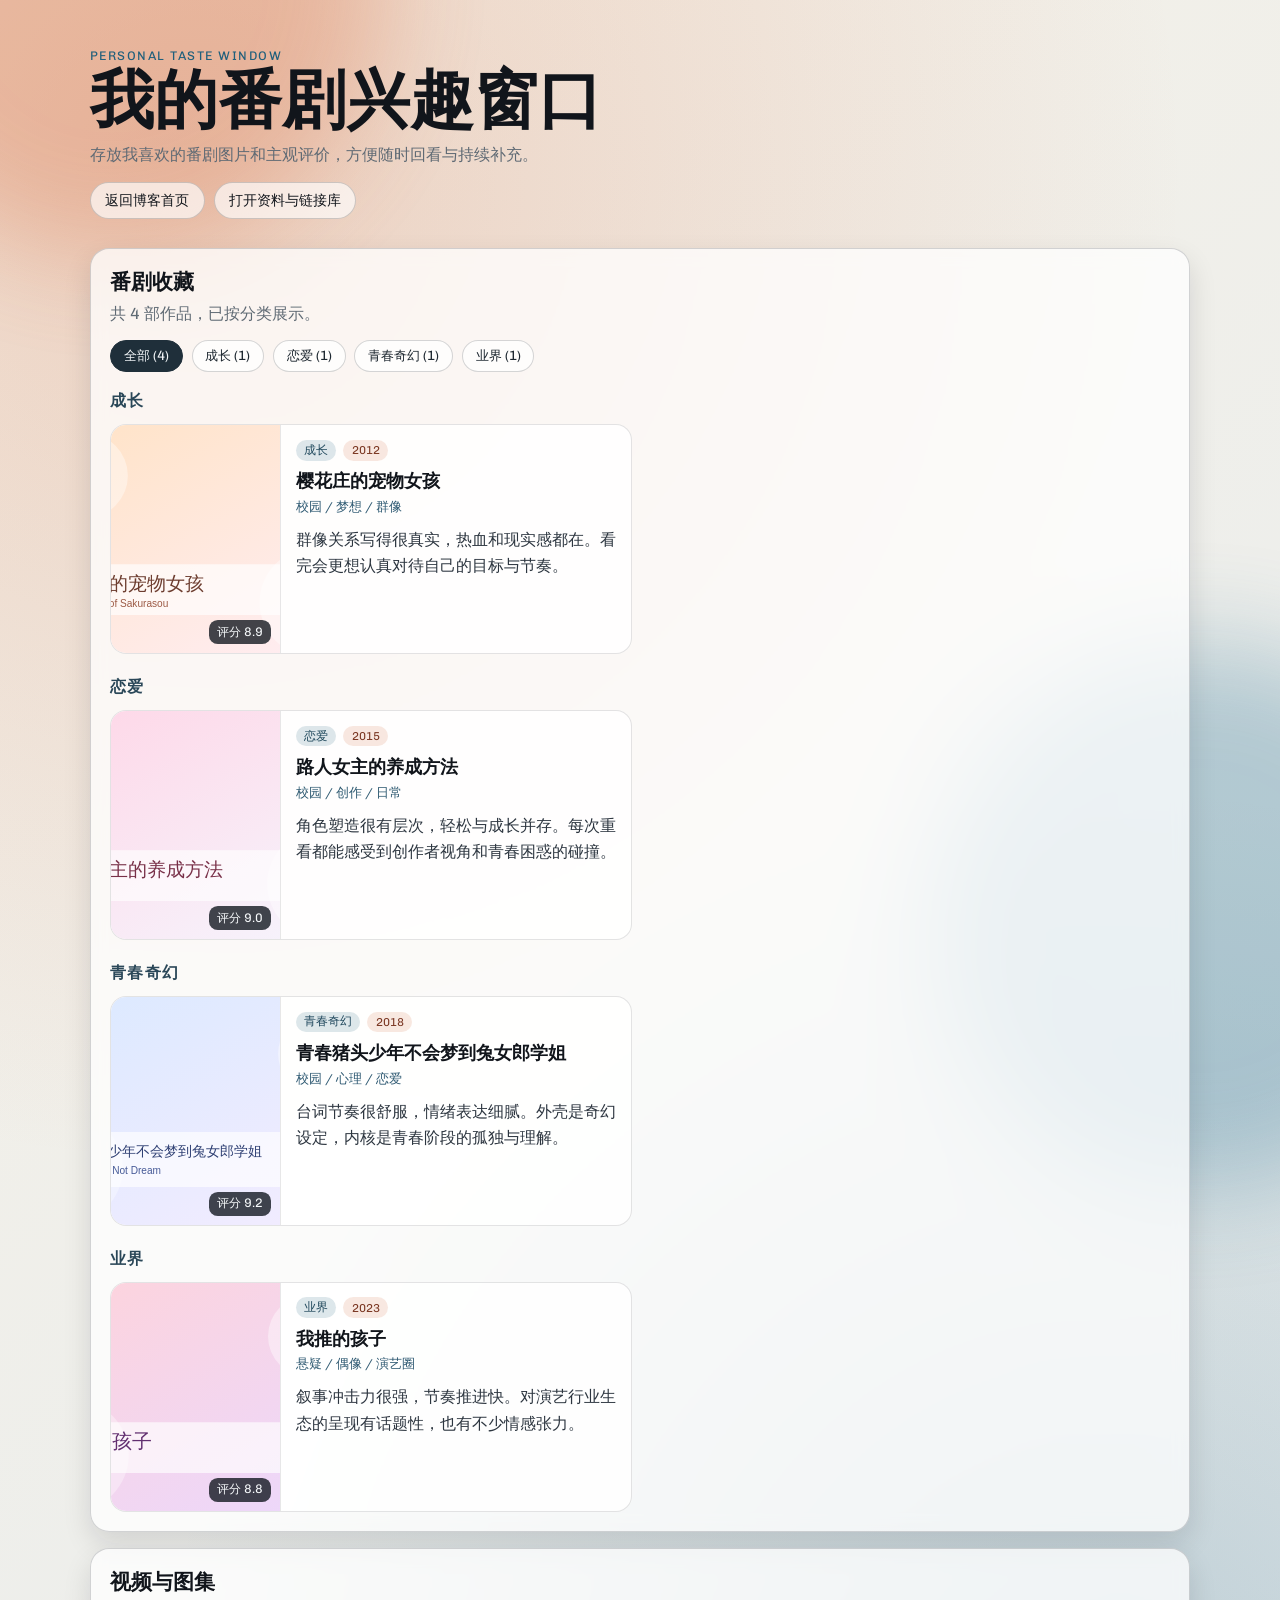
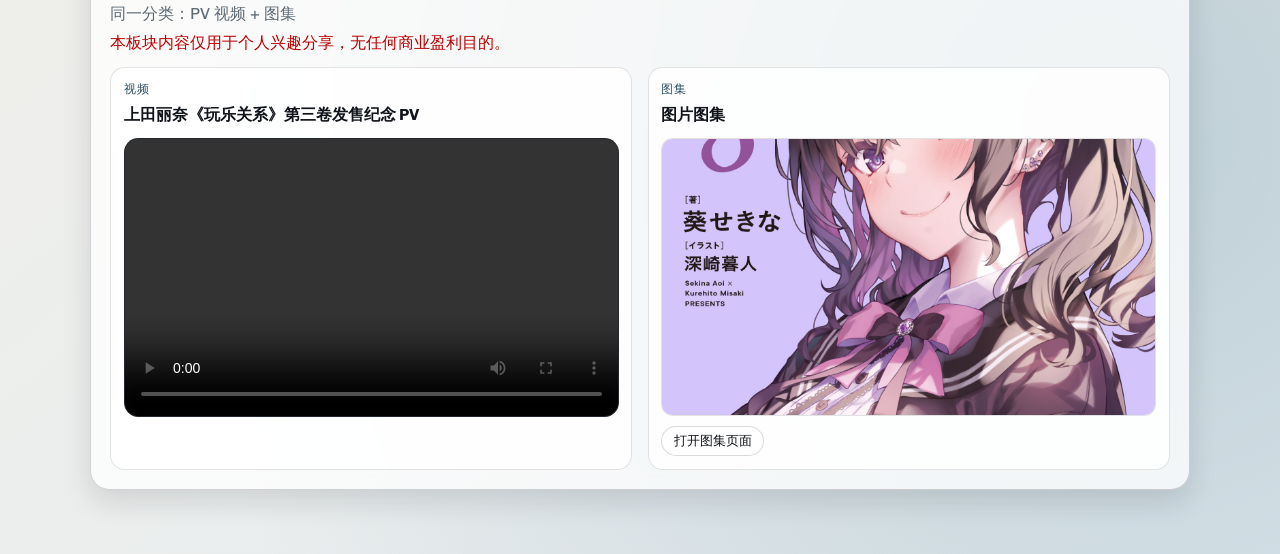
<file: interests.html>
<!DOCTYPE html>
<html lang="zh-CN">
  <head>
    <meta charset="UTF-8" />
    <meta name="viewport" content="width=device-width, initial-scale=1.0" />
    <title>个人兴趣窗口 | Signal Notes</title>
    <meta
      name="description"
      content="记录我喜欢的番剧作品，包含图片、评分与个人评价。"
    />
    <link rel="icon" type="image/jpeg" href="./img/KatoMegumi.jpg" />
    <link rel="apple-touch-icon" href="./img/KatoMegumi.jpg" />
    <link rel="preconnect" href="https://fonts.googleapis.com" />
    <link rel="preconnect" href="https://fonts.gstatic.com" crossorigin />
    <link
      href="https://fonts.googleapis.com/css2?family=Chivo:wght@400;600;800&family=Source+Serif+4:opsz,wght@8..60,400;8..60,600&display=swap"
      rel="stylesheet"
    />
    <link rel="stylesheet" href="./interests.css" />
  </head>
  <body>
    <div class="bg-shape bg-shape-a" aria-hidden="true"></div>
    <div class="bg-shape bg-shape-b" aria-hidden="true"></div>

    <header class="site-header">
      <p class="site-kicker">Personal Taste Window</p>
      <h1 class="site-title">我的番剧兴趣窗口</h1>
      <p class="site-subtitle">
        存放我喜欢的番剧图片和主观评价，方便随时回看与持续补充。
      </p>
      <div class="header-actions">
        <a class="header-link" href="./index.html">返回博客首页</a>
        <a class="header-link" href="./resources.html">打开资料与链接库</a>
      </div>
    </header>

    <main class="layout">
      <section class="panel list-panel">
        <div class="panel-head">
          <h2>番剧收藏</h2>
          <p id="listHint">正在加载 ./interests/anime.json ...</p>
        </div>
        <div id="categoryFilters" class="category-filters" aria-label="番剧分类"></div>
        <div id="animeList" class="anime-list" aria-live="polite"></div>
      </section>

      <section class="panel topic-panel" aria-labelledby="topicTitle">
        <div class="panel-head">
          <h2 id="topicTitle">视频与图集</h2>
          <p>同一分类：PV 视频 + 图集</p>
          <p style="color: #b00; font-size: 0.98em; margin-top: 0.5em;">本板块内容仅用于个人兴趣分享，无任何商业盈利目的。</p>
        </div>

        <div class="topic-grid">
          <article class="topic-card">
            <p class="topic-label">视频</p>
            <h3 class="topic-card-title">上田丽奈《玩乐关系》第三卷发售纪念 PV</h3>
            <div class="video-embed-wrap">
              <video class="video-embed" controls preload="metadata" playsinline>
                <source
                  src="./assets/anime/【上田丽奈】『玩乐关系』第三卷发售纪念PV【糖心蛋字幕组】.mp4"
                  type="video/mp4"
                />
                你的浏览器不支持 video 标签，请升级浏览器后重试。
              </video>
            </div>
          </article>

          <article class="topic-card">
            <p class="topic-label">图集</p>
            <h3 class="topic-card-title">图片图集</h3>
            <a class="gallery-link" href="./wanleguanxi-gallery.html">
              <img
                class="gallery-cover"
                src="./img/玩乐关系/微信图片_20260321184734_121_53.jpg"
                alt="玩乐关系图集封面"
                loading="lazy"
              />
              <span>打开图集页面</span>
            </a>
          </article>
        </div>
      </section>
    </main>

    <template id="animeCardTemplate">
      <article class="anime-card">
        <div class="anime-cover-wrap">
          <img class="anime-cover" alt="" loading="lazy" />
          <p class="anime-score"></p>
        </div>
        <div class="anime-body">
          <p class="anime-meta">
            <span class="anime-category"></span>
            <span class="anime-year"></span>
          </p>
          <h3 class="anime-title"></h3>
          <p class="anime-tags"></p>
          <p class="anime-review"></p>
        </div>
      </article>
    </template>

    <script src="./interests.js" defer></script>
  </body>
</html>
</file>
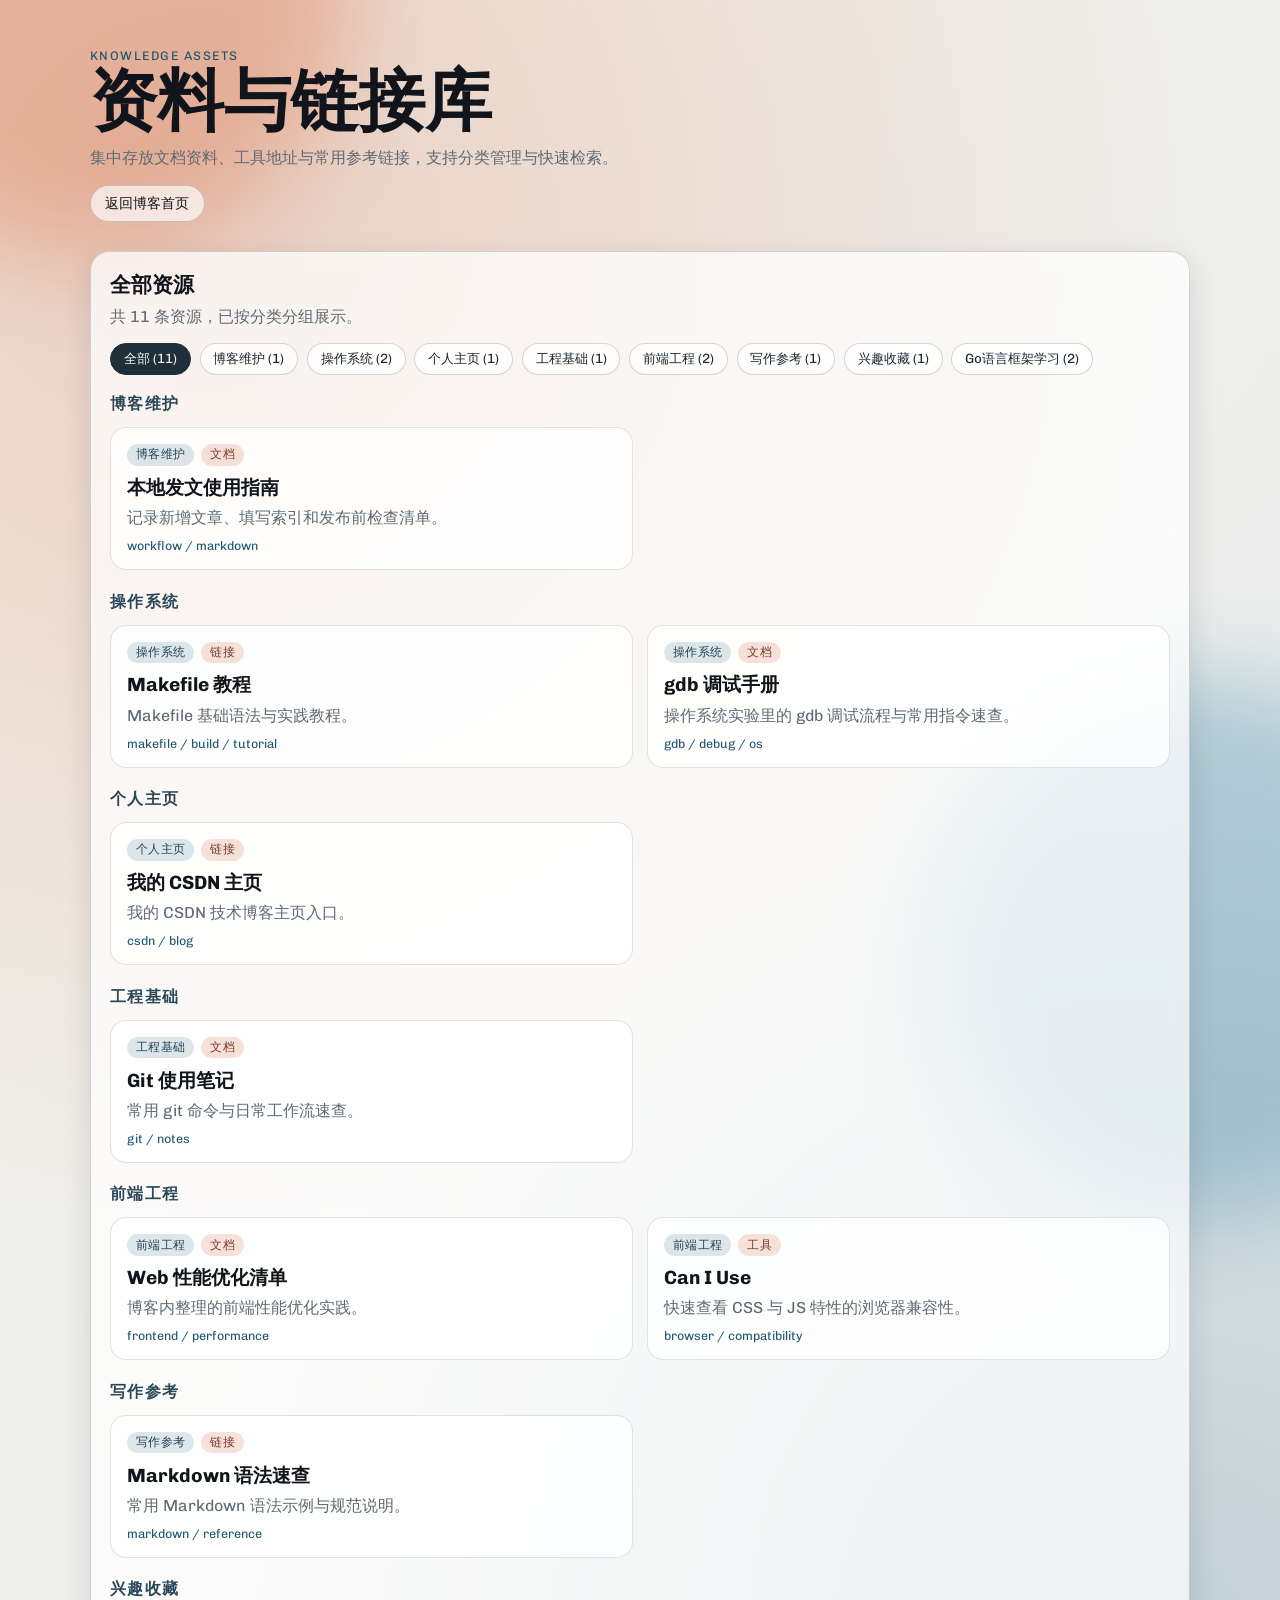
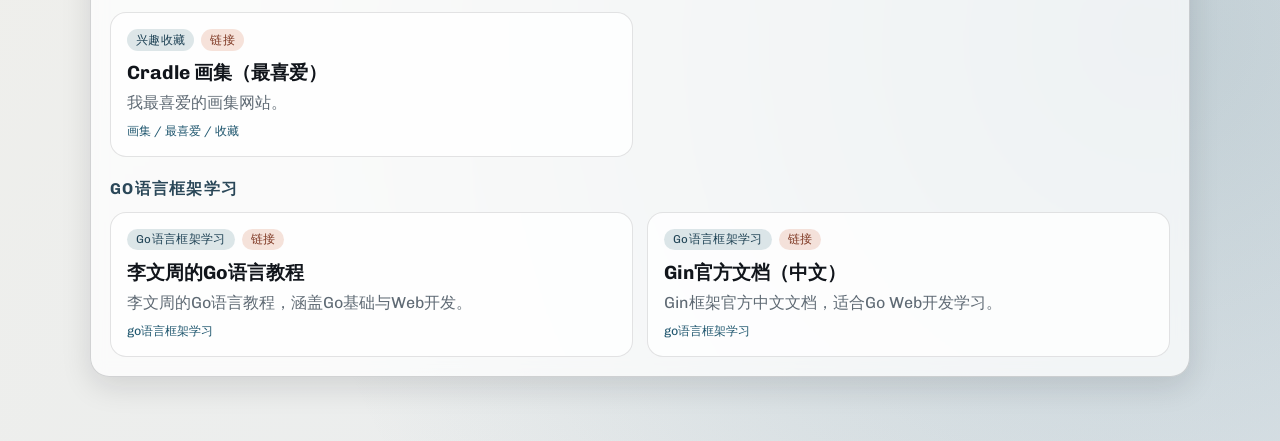
<file: resources.html>
<!DOCTYPE html>
<html lang="zh-CN">
  <head>
    <meta charset="UTF-8" />
    <meta name="viewport" content="width=device-width, initial-scale=1.0" />
    <title>资料与链接库 | Signal Notes</title>
    <meta
      name="description"
      content="Yuanyu Zheng 的资料与链接库，支持按分类管理文档资料与常用链接。"
    />
    <link rel="icon" type="image/jpeg" href="./img/KatoMegumi.jpg" />
    <link rel="apple-touch-icon" href="./img/KatoMegumi.jpg" />
    <link rel="preconnect" href="https://fonts.googleapis.com" />
    <link rel="preconnect" href="https://fonts.gstatic.com" crossorigin />
    <link
      href="https://fonts.googleapis.com/css2?family=Chivo:wght@400;600;800&family=Source+Serif+4:opsz,wght@8..60,400;8..60,600&display=swap"
      rel="stylesheet"
    />
    <link rel="stylesheet" href="./resources.css" />
  </head>
  <body>
    <div class="bg-shape bg-shape-a" aria-hidden="true"></div>
    <div class="bg-shape bg-shape-b" aria-hidden="true"></div>

    <header class="site-header">
      <p class="site-kicker">Knowledge Assets</p>
      <h1 class="site-title">资料与链接库</h1>
      <p class="site-subtitle">
        集中存放文档资料、工具地址与常用参考链接，支持分类管理与快速检索。
      </p>
      <a class="back-home" href="./index.html">返回博客首页</a>
    </header>

    <main class="layout">
      <section class="panel list-panel">
        <div class="panel-head">
          <h2>全部资源</h2>
          <p id="listHint">正在加载 ./resources/index.json ...</p>
        </div>
        <div id="resourceFilters" class="category-filters" aria-label="资源分类"></div>
        <div id="resourceList" class="resource-list" aria-live="polite"></div>
      </section>
    </main>

    <template id="resourceCardTemplate">
      <a class="resource-card" target="_blank" rel="noopener noreferrer">
        <p class="resource-card-meta">
          <span class="resource-card-category"></span>
          <span class="resource-card-type"></span>
        </p>
        <h3 class="resource-card-title"></h3>
        <p class="resource-card-summary"></p>
        <p class="resource-card-tags"></p>
      </a>
    </template>

    <script src="./resources.js" defer></script>
  </body>
</html>
</file>
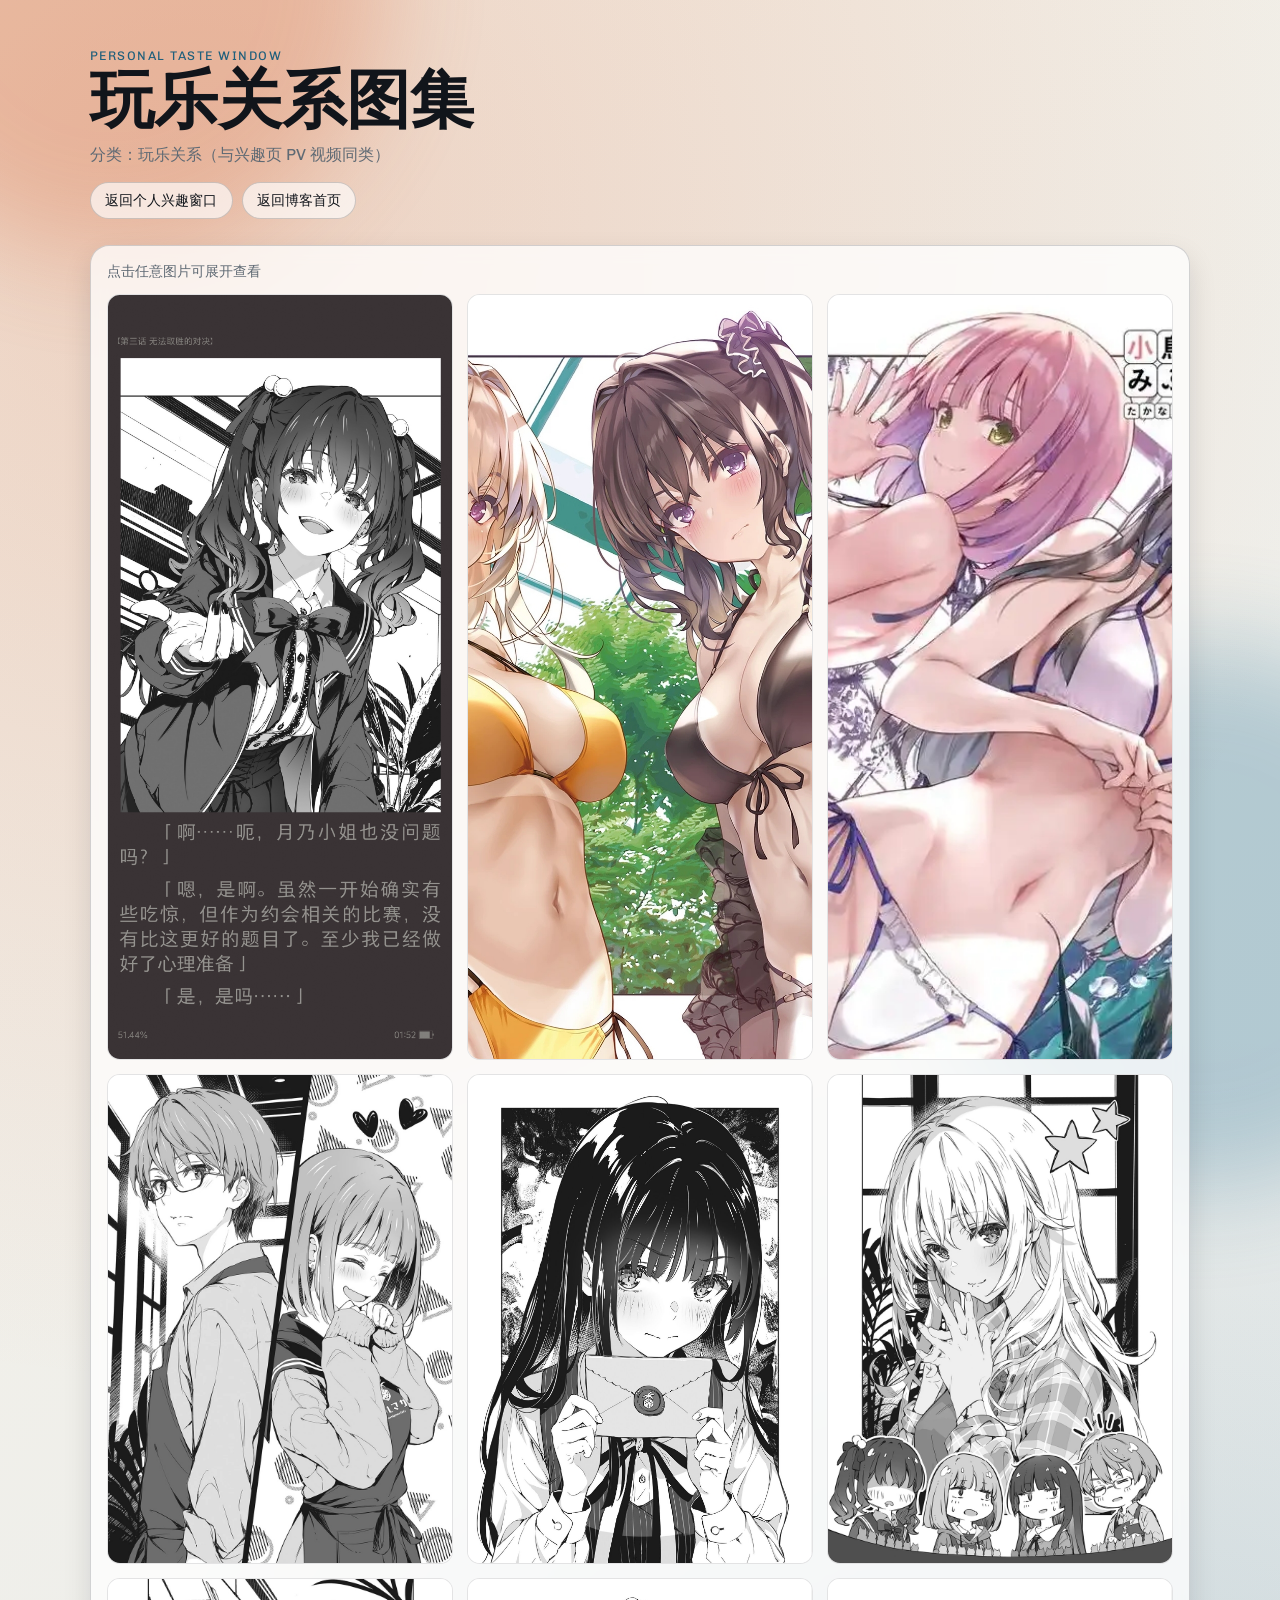
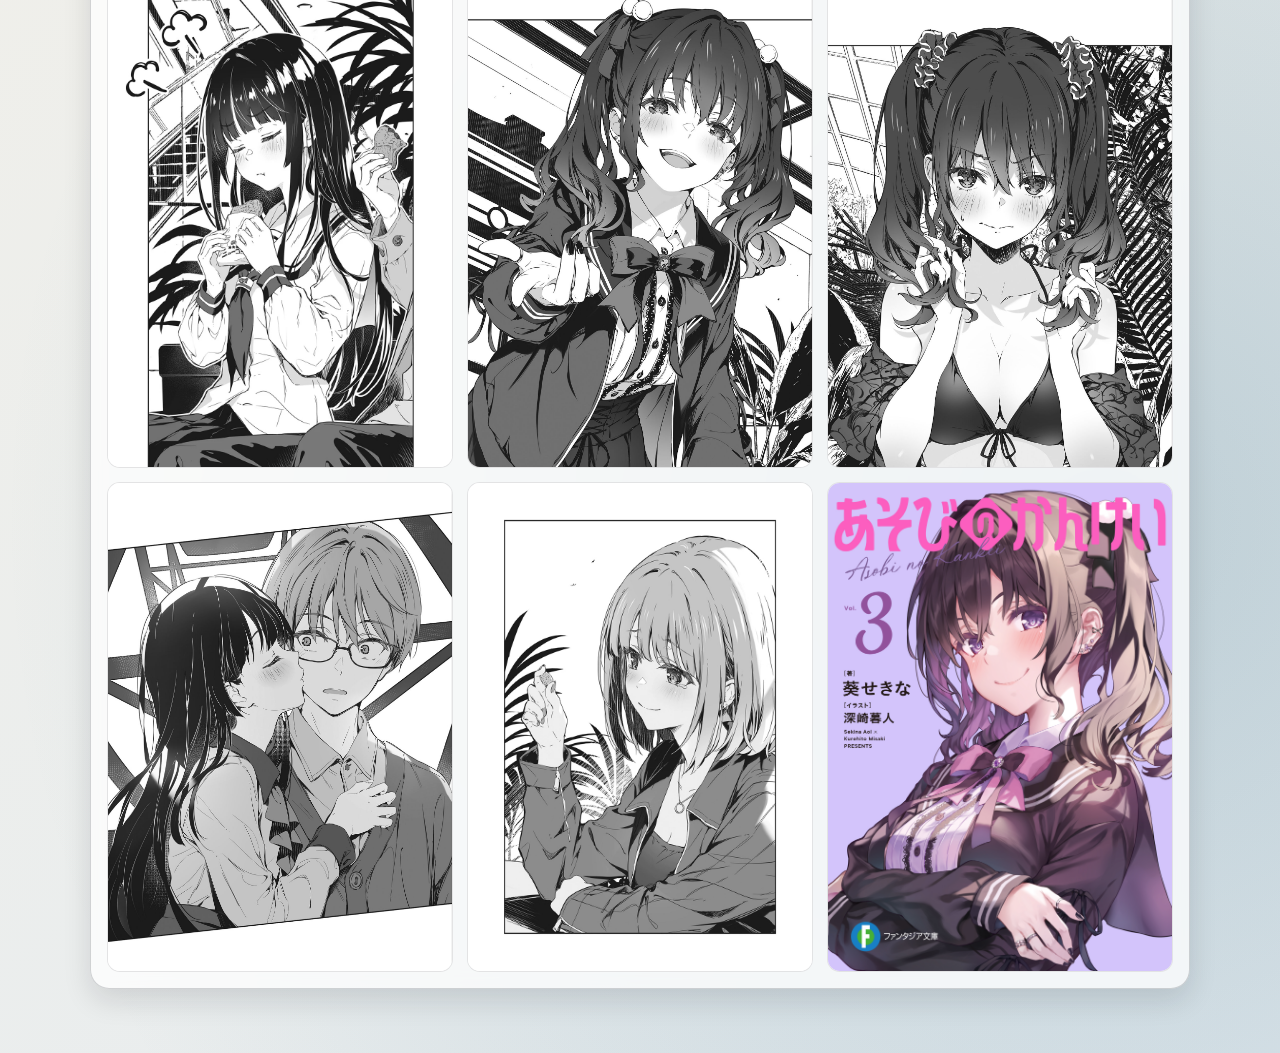
<file: wanleguanxi-gallery.html>
<!DOCTYPE html>
<html lang="zh-CN">
  <head>
    <meta charset="UTF-8" />
    <meta name="viewport" content="width=device-width, initial-scale=1.0" />
    <title>玩乐关系图集 | Signal Notes</title>
    <meta name="description" content="玩乐关系图片图集页面，收录个人兴趣栏同类内容。" />
    <link rel="icon" type="image/jpeg" href="./img/KatoMegumi.jpg" />
    <link rel="apple-touch-icon" href="./img/KatoMegumi.jpg" />
    <link rel="preconnect" href="https://fonts.googleapis.com" />
    <link rel="preconnect" href="https://fonts.gstatic.com" crossorigin />
    <link
      href="https://fonts.googleapis.com/css2?family=Chivo:wght@400;600;800&family=Source+Serif+4:opsz,wght@8..60,400;8..60,600&display=swap"
      rel="stylesheet"
    />
    <link rel="stylesheet" href="./wanleguanxi-gallery.css" />
  </head>
  <body>
    <div class="bg-shape bg-shape-a" aria-hidden="true"></div>
    <div class="bg-shape bg-shape-b" aria-hidden="true"></div>

    <header class="site-header">
      <p class="site-kicker">Personal Taste Window</p>
      <h1 class="site-title">玩乐关系图集</h1>
      <p class="site-subtitle">分类：玩乐关系（与兴趣页 PV 视频同类）</p>
      <div class="header-actions">
        <a class="header-link" href="./interests.html">返回个人兴趣窗口</a>
        <a class="header-link" href="./index.html">返回博客首页</a>
      </div>
    </header>

    <main class="layout">
      <section class="panel gallery-panel" aria-label="玩乐关系图集">
        <p class="gallery-tip">点击任意图片可展开查看</p>
        <div class="gallery-grid">
          <figure class="gallery-item"><img src="./img/玩乐关系/微信图片_20260321184711_110_53.jpg" alt="玩乐关系图片 1" loading="lazy" /></figure>
          <figure class="gallery-item"><img src="./img/玩乐关系/微信图片_20260321184717_111_53.jpg" alt="玩乐关系图片 2" loading="lazy" /></figure>
          <figure class="gallery-item"><img src="./img/玩乐关系/微信图片_20260321184718_112_53.jpg" alt="玩乐关系图片 3" loading="lazy" /></figure>
          <figure class="gallery-item"><img src="./img/玩乐关系/微信图片_20260321184720_113_53.jpg" alt="玩乐关系图片 4" loading="lazy" /></figure>
          <figure class="gallery-item"><img src="./img/玩乐关系/微信图片_20260321184723_114_53.jpg" alt="玩乐关系图片 5" loading="lazy" /></figure>
          <figure class="gallery-item"><img src="./img/玩乐关系/微信图片_20260321184725_115_53.jpg" alt="玩乐关系图片 6" loading="lazy" /></figure>
          <figure class="gallery-item"><img src="./img/玩乐关系/微信图片_20260321184727_116_53.jpg" alt="玩乐关系图片 7" loading="lazy" /></figure>
          <figure class="gallery-item"><img src="./img/玩乐关系/微信图片_20260321184728_117_53.jpg" alt="玩乐关系图片 8" loading="lazy" /></figure>
          <figure class="gallery-item"><img src="./img/玩乐关系/微信图片_20260321184730_118_53.jpg" alt="玩乐关系图片 9" loading="lazy" /></figure>
          <figure class="gallery-item"><img src="./img/玩乐关系/微信图片_20260321184731_119_53.jpg" alt="玩乐关系图片 10" loading="lazy" /></figure>
          <figure class="gallery-item"><img src="./img/玩乐关系/微信图片_20260321184732_120_53.jpg" alt="玩乐关系图片 11" loading="lazy" /></figure>
          <figure class="gallery-item"><img src="./img/玩乐关系/微信图片_20260321184734_121_53.jpg" alt="玩乐关系图片 12" loading="lazy" /></figure>
        </div>
      </section>
    </main>

    <script src="./wanleguanxi-gallery.js" defer></script>
  </body>
</html>
</file>
<file: interests.css>
:root {
  --bg: #f3efe4;
  --panel: rgba(255, 255, 255, 0.75);
  --panel-border: rgba(18, 25, 33, 0.18);
  --text: #11151b;
  --muted: #5f6a74;
  --accent: #cf5a2f;
  --accent-2: #1f5f7c;
  --shadow: 0 12px 28px rgba(14, 20, 26, 0.12);
}

* {
  box-sizing: border-box;
}

html,
body {
  margin: 0;
  min-height: 100%;
}

body {
  font-family: "Chivo", "Segoe UI", sans-serif;
  color: var(--text);
  background:
    radial-gradient(circle at 15% 8%, rgba(207, 90, 47, 0.21), transparent 44%),
    radial-gradient(circle at 86% 80%, rgba(31, 95, 124, 0.21), transparent 46%),
    linear-gradient(140deg, #f6f1e6 0%, #e6ecf0 100%);
  padding: 3rem 1.2rem 4rem;
  overflow-x: hidden;
}

.bg-shape {
  position: fixed;
  z-index: -1;
  width: 34rem;
  height: 34rem;
  border-radius: 999px;
  filter: blur(52px);
  opacity: 0.3;
  pointer-events: none;
}

.bg-shape-a {
  background: #d86a3d;
  top: -18rem;
  left: -10rem;
}

.bg-shape-b {
  background: #2c7396;
  right: -12rem;
  bottom: -18rem;
}

.site-header,
.layout {
  width: min(1100px, 100%);
  margin: 0 auto;
}

.site-header {
  animation: fade-slide 560ms ease-out both;
}

.site-kicker {
  margin: 0;
  text-transform: uppercase;
  letter-spacing: 0.12em;
  font-size: 0.78rem;
  color: var(--accent-2);
}

.site-title {
  margin: 0.45rem 0 0;
  font-size: clamp(2rem, 6vw, 4rem);
  line-height: 0.95;
  font-weight: 800;
}

.site-subtitle {
  margin: 0.9rem 0 0;
  max-width: 64ch;
  color: var(--muted);
}

.header-actions {
  margin-top: 1rem;
  display: flex;
  flex-wrap: wrap;
  gap: 0.55rem;
}

.header-link {
  display: inline-flex;
  align-items: center;
  justify-content: center;
  border: 1px solid rgba(24, 28, 34, 0.2);
  background: rgba(255, 255, 255, 0.66);
  color: var(--text);
  text-decoration: none;
  padding: 0.5rem 0.9rem;
  border-radius: 999px;
  font-size: 0.88rem;
  transition: background 180ms ease, transform 180ms ease, border-color 180ms ease;
}

.header-link:hover {
  background: rgba(255, 255, 255, 0.92);
  border-color: rgba(207, 90, 47, 0.52);
  transform: translateY(-1px);
}

.layout {
  margin-top: 1.8rem;
  display: grid;
  gap: 1rem;
}

.panel {
  border: 1px solid var(--panel-border);
  border-radius: 1.2rem;
  box-shadow: var(--shadow);
  backdrop-filter: blur(8px);
  background: var(--panel);
}

.list-panel {
  padding: 1.2rem;
  animation: fade-slide 680ms 60ms ease-out both;
}

.topic-panel {
  padding: 1.2rem;
  animation: fade-slide 720ms 120ms ease-out both;
}

.topic-grid {
  margin-top: 0.85rem;
  display: grid;
  grid-template-columns: repeat(12, minmax(0, 1fr));
  gap: 0.95rem;
}

.topic-card {
  grid-column: span 6;
  border: 1px solid rgba(24, 28, 34, 0.12);
  border-radius: 0.9rem;
  background: rgba(255, 255, 255, 0.84);
  padding: 0.8rem;
}

.topic-label {
  margin: 0;
  font-size: 0.76rem;
  letter-spacing: 0.08em;
  text-transform: uppercase;
  color: #2a4f63;
}

.topic-card-title {
  margin: 0.45rem 0 0.7rem;
  font-size: 1rem;
}

.video-embed-wrap {
  border: 1px solid rgba(24, 28, 34, 0.12);
  border-radius: 0.9rem;
  overflow: hidden;
  background: rgba(13, 19, 27, 0.9);
}

.video-embed {
  display: block;
  width: 100%;
  aspect-ratio: 16 / 9;
  border: 0;
}

.gallery-link {
  display: block;
  text-decoration: none;
  color: inherit;
}

.gallery-cover {
  width: 100%;
  display: block;
  aspect-ratio: 16 / 9;
  object-fit: cover;
  border-radius: 0.7rem;
  border: 1px solid rgba(24, 28, 34, 0.12);
}

.gallery-link span {
  display: inline-flex;
  margin-top: 0.62rem;
  border-radius: 999px;
  padding: 0.32rem 0.72rem;
  border: 1px solid rgba(24, 28, 34, 0.16);
  font-size: 0.84rem;
  background: rgba(255, 255, 255, 0.78);
}

.gallery-link:hover span {
  border-color: rgba(207, 90, 47, 0.5);
}

.panel-head h2 {
  margin: 0;
  font-size: 1.3rem;
}

.panel-head p {
  margin: 0.5rem 0 0;
  color: var(--muted);
}

.category-filters {
  margin-top: 0.9rem;
  display: flex;
  flex-wrap: wrap;
  gap: 0.55rem;
}

.category-filter {
  border: 1px solid rgba(24, 28, 34, 0.18);
  background: rgba(255, 255, 255, 0.75);
  color: #1c262f;
  padding: 0.38rem 0.8rem;
  border-radius: 999px;
  font-family: inherit;
  font-size: 0.84rem;
  cursor: pointer;
  transition: all 180ms ease;
}

.category-filter:hover {
  border-color: rgba(207, 90, 47, 0.5);
  transform: translateY(-1px);
}

.category-filter.is-active {
  background: #1f2f3a;
  border-color: #1f2f3a;
  color: #f4f7fa;
}

.anime-list {
  margin-top: 1rem;
  display: grid;
  grid-template-columns: repeat(12, minmax(0, 1fr));
  gap: 0.95rem;
}

.anime-group {
  grid-column: 1 / -1;
}

.anime-group + .anime-group {
  margin-top: 0.28rem;
}

.anime-group-title {
  margin: 0.2rem 0 0.75rem;
  font-size: 0.98rem;
  letter-spacing: 0.08em;
  color: #2a4758;
  text-transform: uppercase;
}

.anime-group-grid {
  display: grid;
  grid-template-columns: repeat(12, minmax(0, 1fr));
  gap: 0.95rem;
}

.anime-card {
  grid-column: span 6;
  border: 1px solid rgba(24, 28, 34, 0.12);
  background: rgba(255, 255, 255, 0.84);
  border-radius: 1rem;
  overflow: hidden;
  display: grid;
  grid-template-columns: 170px minmax(0, 1fr);
  min-height: 230px;
  transition: transform 180ms ease, border-color 180ms ease, box-shadow 180ms ease;
}

.anime-card:hover {
  transform: translateY(-4px);
  border-color: rgba(207, 90, 47, 0.46);
  box-shadow: 0 12px 20px rgba(12, 20, 28, 0.12);
}

.anime-cover-wrap {
  position: relative;
  border-right: 1px solid rgba(24, 28, 34, 0.1);
}

.anime-cover {
  width: 100%;
  height: 100%;
  object-fit: cover;
  display: block;
}

.anime-score {
  position: absolute;
  right: 0.55rem;
  bottom: 0.55rem;
  margin: 0;
  background: rgba(14, 20, 28, 0.78);
  color: #f7fafc;
  border-radius: 0.55rem;
  padding: 0.22rem 0.5rem;
  font-size: 0.78rem;
}

.anime-body {
  padding: 0.92rem 0.9rem 0.88rem;
}

.anime-meta {
  margin: 0;
  display: flex;
  flex-wrap: wrap;
  gap: 0.45rem;
}

.anime-category,
.anime-year {
  display: inline-flex;
  align-items: center;
  border-radius: 999px;
  padding: 0.18rem 0.52rem;
  font-size: 0.72rem;
}

.anime-category {
  background: rgba(31, 95, 124, 0.15);
  color: #21495d;
}

.anime-year {
  background: rgba(207, 90, 47, 0.14);
  color: #7c3925;
}

.anime-title {
  margin: 0.62rem 0 0.4rem;
  font-size: 1.15rem;
  line-height: 1.2;
}

.anime-tags {
  margin: 0;
  color: #2f5a72;
  font-size: 0.8rem;
}

.anime-review {
  margin: 0.62rem 0 0;
  font-family: "Source Serif 4", Georgia, serif;
  color: #2d3640;
  line-height: 1.64;
}

@keyframes fade-slide {
  from {
    opacity: 0;
    transform: translateY(20px);
  }

  to {
    opacity: 1;
    transform: translateY(0);
  }
}

@media (max-width: 980px) {
  .anime-card {
    grid-column: span 12;
  }

  .topic-card {
    grid-column: span 12;
  }
}

@media (max-width: 640px) {
  body {
    padding: 1.4rem 0.9rem 2.2rem;
  }

  .list-panel {
    border-radius: 0.9rem;
  }

  .site-subtitle {
    font-size: 0.95rem;
  }

  .anime-card {
    grid-template-columns: 1fr;
    min-height: 0;
  }

  .anime-cover-wrap {
    border-right: 0;
    border-bottom: 1px solid rgba(24, 28, 34, 0.1);
    aspect-ratio: 16 / 9;
  }
}
</file>
<file: resources.css>
:root {
  --bg: #efeee7;
  --panel: rgba(255, 255, 255, 0.72);
  --panel-border: rgba(24, 28, 34, 0.18);
  --text: #11151b;
  --muted: #5f6a74;
  --accent: #c44c24;
  --accent-2: #20576f;
  --shadow: 0 10px 30px rgba(13, 18, 25, 0.12);
}

* {
  box-sizing: border-box;
}

html,
body {
  margin: 0;
  min-height: 100%;
}

body {
  font-family: "Chivo", "Segoe UI", sans-serif;
  color: var(--text);
  background:
    radial-gradient(circle at 14% 10%, rgba(196, 76, 36, 0.2), transparent 48%),
    radial-gradient(circle at 90% 80%, rgba(32, 87, 111, 0.2), transparent 44%),
    linear-gradient(130deg, #f4f1e9 0%, #e8ecef 100%);
  padding: 3rem 1.2rem 4rem;
  overflow-x: hidden;
}

.bg-shape {
  position: fixed;
  z-index: -1;
  width: 34rem;
  height: 34rem;
  border-radius: 999px;
  filter: blur(48px);
  opacity: 0.32;
  pointer-events: none;
}

.bg-shape-a {
  background: #d76235;
  top: -18rem;
  left: -12rem;
}

.bg-shape-b {
  background: #2c7da0;
  right: -12rem;
  bottom: -20rem;
}

.site-header,
.layout {
  width: min(1100px, 100%);
  margin: 0 auto;
}

.site-header {
  animation: fade-slide 580ms ease-out both;
}

.site-kicker {
  margin: 0;
  text-transform: uppercase;
  letter-spacing: 0.12em;
  font-size: 0.78rem;
  color: var(--accent-2);
}

.site-title {
  margin: 0.45rem 0 0;
  font-size: clamp(2rem, 6vw, 4.2rem);
  line-height: 0.95;
  font-weight: 800;
}

.site-subtitle {
  margin: 0.9rem 0 0;
  max-width: 62ch;
  color: var(--muted);
}

.back-home {
  margin-top: 1rem;
  display: inline-flex;
  align-items: center;
  justify-content: center;
  border: 1px solid rgba(24, 28, 34, 0.2);
  background: rgba(255, 255, 255, 0.66);
  color: var(--text);
  text-decoration: none;
  padding: 0.5rem 0.9rem;
  border-radius: 999px;
  font-size: 0.88rem;
  transition: background 180ms ease, transform 180ms ease, border-color 180ms ease;
}

.back-home:hover {
  background: rgba(255, 255, 255, 0.92);
  border-color: rgba(196, 76, 36, 0.5);
  transform: translateY(-1px);
}

.layout {
  margin-top: 1.8rem;
}

.panel {
  border: 1px solid var(--panel-border);
  border-radius: 1.2rem;
  box-shadow: var(--shadow);
  backdrop-filter: blur(8px);
  background: var(--panel);
}

.list-panel {
  padding: 1.2rem;
  animation: fade-slide 700ms 60ms ease-out both;
}

.panel-head h2 {
  margin: 0;
  font-size: 1.3rem;
}

.panel-head p {
  margin: 0.5rem 0 0;
  color: var(--muted);
}

.category-filters {
  margin-top: 0.9rem;
  display: flex;
  flex-wrap: wrap;
  gap: 0.55rem;
}

.category-filter {
  border: 1px solid rgba(24, 28, 34, 0.18);
  background: rgba(255, 255, 255, 0.75);
  color: #1c262f;
  padding: 0.38rem 0.8rem;
  border-radius: 999px;
  font-family: inherit;
  font-size: 0.84rem;
  cursor: pointer;
  transition: all 180ms ease;
}

.category-filter:hover {
  border-color: rgba(196, 76, 36, 0.5);
  transform: translateY(-1px);
}

.category-filter.is-active {
  background: #1f2f3a;
  border-color: #1f2f3a;
  color: #f4f7fa;
}

.resource-list {
  margin-top: 1rem;
  display: grid;
  grid-template-columns: repeat(12, minmax(0, 1fr));
  gap: 0.9rem;
}

.resource-group {
  grid-column: 1 / -1;
}

.resource-group + .resource-group {
  margin-top: 0.25rem;
}

.resource-group-title {
  margin: 0.2rem 0 0.75rem;
  font-size: 0.98rem;
  letter-spacing: 0.08em;
  color: #2a4758;
  text-transform: uppercase;
}

.resource-group-grid {
  display: grid;
  grid-template-columns: repeat(12, minmax(0, 1fr));
  gap: 0.9rem;
}

.resource-card {
  grid-column: span 6;
  display: block;
  text-decoration: none;
  border: 1px solid rgba(24, 28, 34, 0.12);
  background: rgba(255, 255, 255, 0.78);
  border-radius: 1rem;
  padding: 1rem;
  color: inherit;
  transform-origin: 50% 50%;
  transition: transform 180ms ease, border-color 180ms ease, box-shadow 180ms ease;
}

.resource-card:hover {
  transform: translateY(-4px);
  border-color: rgba(196, 76, 36, 0.48);
  box-shadow: 0 10px 18px rgba(12, 20, 28, 0.12);
}

.resource-card-meta {
  margin: 0;
  display: flex;
  align-items: center;
  gap: 0.45rem;
}

.resource-card-category,
.resource-card-type {
  display: inline-flex;
  align-items: center;
  border-radius: 999px;
  padding: 0.2rem 0.55rem;
  font-size: 0.72rem;
  letter-spacing: 0.03em;
}

.resource-card-category {
  background: rgba(32, 87, 111, 0.15);
  color: #204456;
}

.resource-card-type {
  background: rgba(196, 76, 36, 0.16);
  color: #7f3924;
}

.resource-card-title {
  margin: 0.65rem 0 0.45rem;
  font-size: 1.2rem;
  line-height: 1.2;
}

.resource-card-summary {
  margin: 0;
  color: var(--muted);
  line-height: 1.45;
}

.resource-card-tags {
  margin: 0.55rem 0 0;
  font-size: 0.78rem;
  color: var(--accent-2);
}

@keyframes fade-slide {
  from {
    opacity: 0;
    transform: translateY(20px);
  }

  to {
    opacity: 1;
    transform: translateY(0);
  }
}

@media (max-width: 900px) {
  .resource-card {
    grid-column: span 12;
  }
}

@media (max-width: 640px) {
  body {
    padding: 1.4rem 0.9rem 2.2rem;
  }

  .list-panel {
    border-radius: 0.9rem;
  }

  .site-subtitle {
    font-size: 0.95rem;
  }
}
</file>
<file: wanleguanxi-gallery.css>
:root {
  --bg: #f3efe4;
  --panel: rgba(255, 255, 255, 0.75);
  --panel-border: rgba(18, 25, 33, 0.18);
  --text: #11151b;
  --muted: #5f6a74;
  --accent: #cf5a2f;
  --accent-2: #1f5f7c;
  --shadow: 0 12px 28px rgba(14, 20, 26, 0.12);
}

* {
  box-sizing: border-box;
}

html,
body {
  margin: 0;
  min-height: 100%;
}

html.is-lightbox-open,
body.is-lightbox-open {
  overflow: hidden;
}

body {
  font-family: "Chivo", "Segoe UI", sans-serif;
  color: var(--text);
  background:
    radial-gradient(circle at 15% 8%, rgba(207, 90, 47, 0.21), transparent 44%),
    radial-gradient(circle at 86% 80%, rgba(31, 95, 124, 0.21), transparent 46%),
    linear-gradient(140deg, #f6f1e6 0%, #e6ecf0 100%);
  padding: 3rem 1.2rem 4rem;
  overflow-x: hidden;
}

.bg-shape {
  position: fixed;
  z-index: -1;
  width: 34rem;
  height: 34rem;
  border-radius: 999px;
  filter: blur(52px);
  opacity: 0.3;
  pointer-events: none;
}

.bg-shape-a {
  background: #d86a3d;
  top: -18rem;
  left: -10rem;
}

.bg-shape-b {
  background: #2c7396;
  right: -12rem;
  bottom: -18rem;
}

.site-header,
.layout {
  width: min(1100px, 100%);
  margin: 0 auto;
}

.site-kicker {
  margin: 0;
  text-transform: uppercase;
  letter-spacing: 0.12em;
  font-size: 0.78rem;
  color: var(--accent-2);
}

.site-title {
  margin: 0.45rem 0 0;
  font-size: clamp(2rem, 6vw, 4rem);
  line-height: 0.95;
  font-weight: 800;
}

.site-subtitle {
  margin: 0.9rem 0 0;
  color: var(--muted);
}

.header-actions {
  margin-top: 1rem;
  display: flex;
  flex-wrap: wrap;
  gap: 0.55rem;
}

.header-link {
  display: inline-flex;
  align-items: center;
  justify-content: center;
  border: 1px solid rgba(24, 28, 34, 0.2);
  background: rgba(255, 255, 255, 0.66);
  color: var(--text);
  text-decoration: none;
  padding: 0.5rem 0.9rem;
  border-radius: 999px;
  font-size: 0.88rem;
}

.layout {
  margin-top: 1.6rem;
}

.panel {
  border: 1px solid var(--panel-border);
  border-radius: 1.2rem;
  box-shadow: var(--shadow);
  backdrop-filter: blur(8px);
  background: var(--panel);
}

.gallery-panel {
  padding: 1rem;
}

.gallery-tip {
  margin: 0 0 0.8rem;
  color: var(--muted);
  font-size: 0.9rem;
}

.gallery-grid {
  display: grid;
  grid-template-columns: repeat(12, minmax(0, 1fr));
  gap: 0.9rem;
}

.gallery-item {
  margin: 0;
  grid-column: span 4;
  border-radius: 0.8rem;
  overflow: hidden;
  border: 1px solid rgba(24, 28, 34, 0.12);
  background: rgba(255, 255, 255, 0.9);
}

.gallery-item img {
  display: block;
  width: 100%;
  height: 100%;
  min-height: 220px;
  object-fit: cover;
  cursor: zoom-in;
  transition: transform 220ms ease;
}

.gallery-item:hover img {
  transform: scale(1.03);
}

.lightbox {
  position: fixed;
  inset: 0;
  z-index: 1000;
  background: rgba(8, 10, 14, 0.82);
  display: grid;
  place-items: center;
  padding: 1rem;
}

.lightbox[hidden] {
  display: none;
}

.lightbox figure {
  margin: 0;
  width: 100%;
  max-width: min(1100px, 96vw);
  display: flex;
  flex-direction: column;
  align-items: center;
}

.lightbox-stage {
  width: 100%;
  height: min(88vh, 860px);
  display: flex;
  align-items: center;
  justify-content: center;
  overflow: hidden;
}

.lightbox-img {
  max-width: 100%;
  max-height: 88vh;
  width: auto;
  height: auto;
  border-radius: 0.8rem;
  box-shadow: 0 18px 42px rgba(0, 0, 0, 0.45);
  transform-origin: center center;
  transition: transform 140ms ease;
}

.lightbox-hint {
  margin: 0.5rem 0 0;
  font-size: 0.84rem;
  color: rgba(232, 237, 243, 0.82);
}

.lightbox-caption {
  margin: 0.65rem 0 0;
  text-align: center;
  color: #e8edf3;
  font-size: 0.92rem;
}

.lightbox-close {
  position: absolute;
  top: 0.7rem;
  right: 0.7rem;
  border: 1px solid rgba(255, 255, 255, 0.4);
  background: rgba(14, 18, 24, 0.72);
  color: #f4f7fa;
  width: 2.1rem;
  height: 2.1rem;
  border-radius: 999px;
  font-size: 1.25rem;
  line-height: 1;
  cursor: pointer;
}

@media (max-width: 960px) {
  .gallery-item {
    grid-column: span 6;
  }
}

@media (max-width: 640px) {
  body {
    padding: 1.4rem 0.9rem 2.2rem;
  }

  .gallery-item {
    grid-column: span 12;
  }

  .lightbox {
    padding: 0.7rem;
  }

  .lightbox figure {
    max-width: 94vw;
  }

  .lightbox-stage {
    height: 82vh;
  }

  .lightbox-img {
    max-width: 94vw;
    max-height: 82vh;
  }
}
</file>
